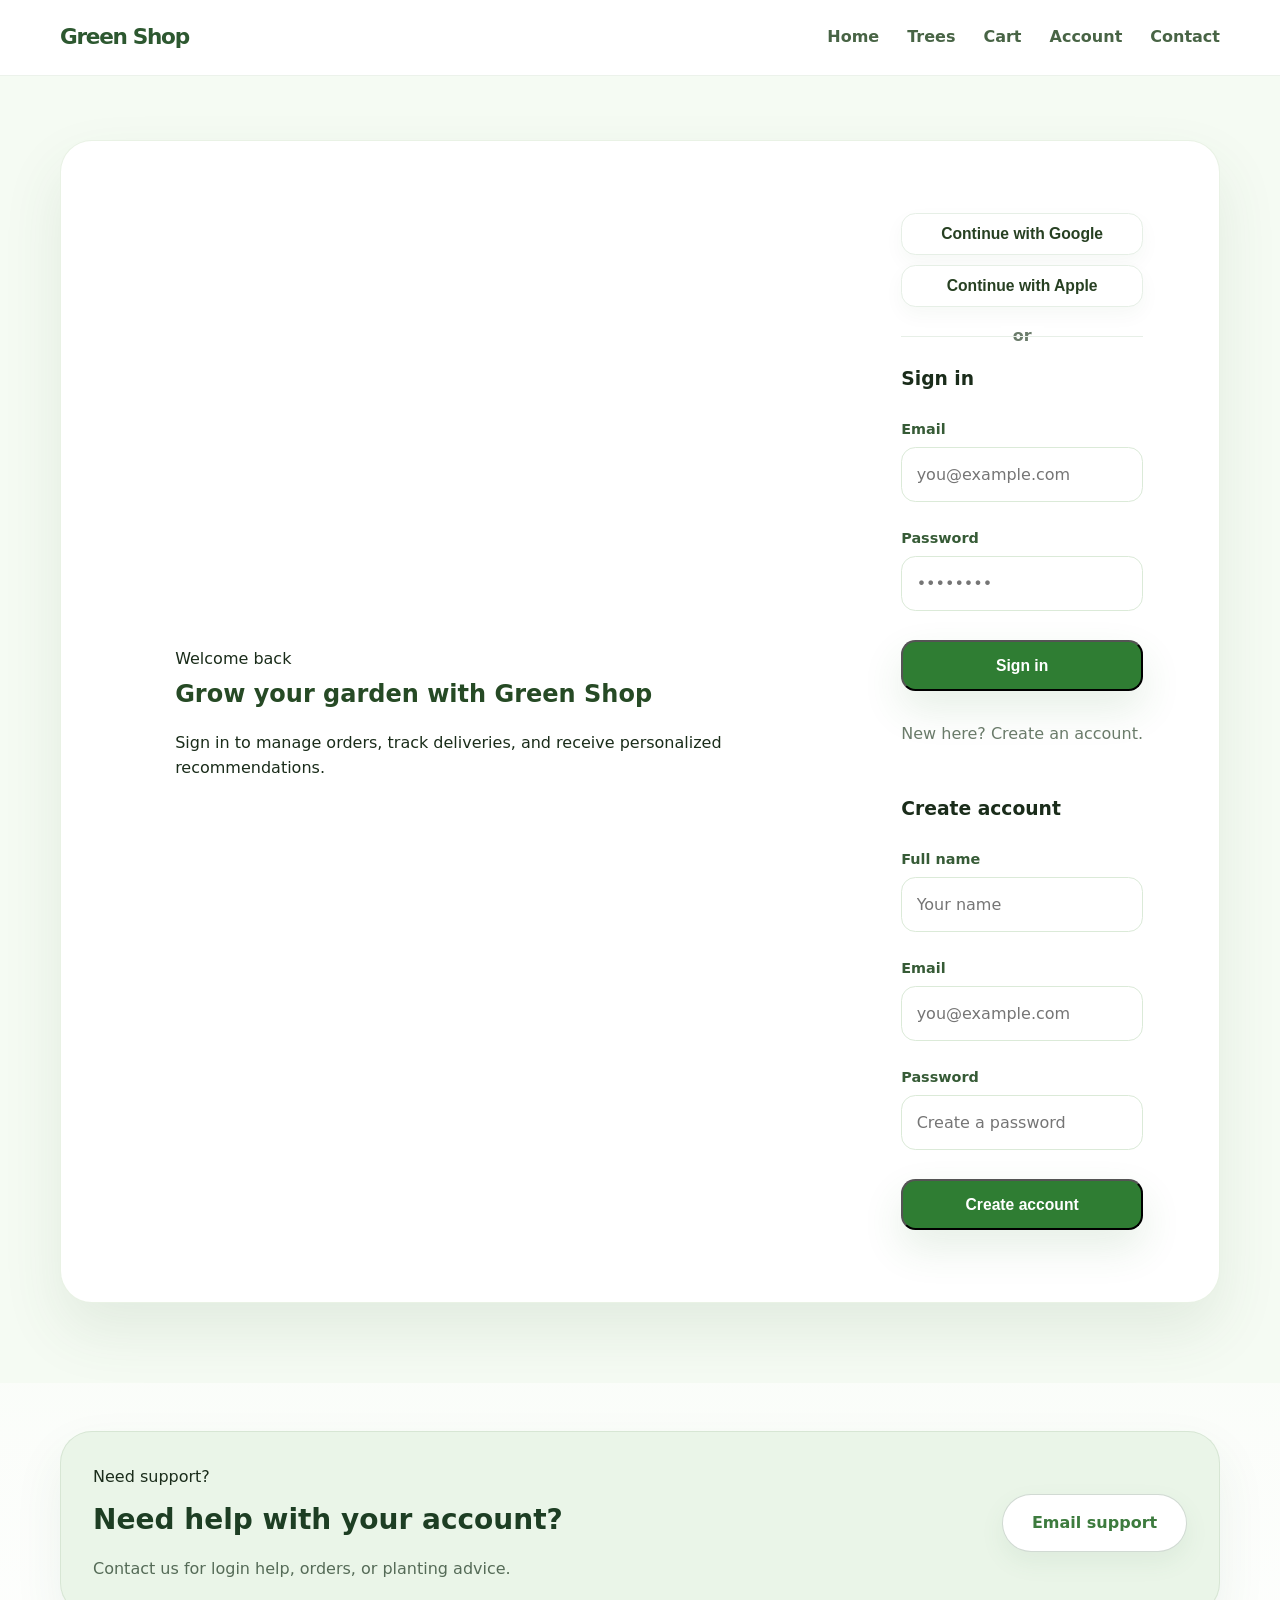
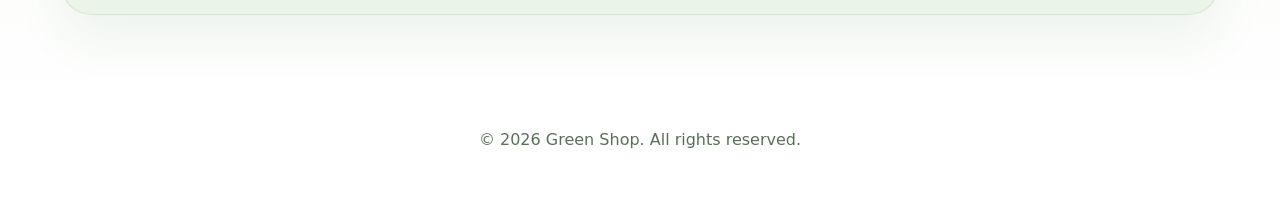
<file: account.html>
<!doctype html>
<html lang="en">
  <head>
    <meta charset="UTF-8" />
    <meta name="viewport" content="width=device-width, initial-scale=1.0" />
    <title>Account | Green Shop</title>
    <link rel="stylesheet" href="style.css" />
  </head>
  <body>
    <header class="site-header">
      <div class="container header-inner">
        <a href="index.html" class="logo">Green Shop</a>
        <nav class="nav">
          <a href="index.html">Home</a>
          <a href="tree.html">Trees</a>
          <a href="cart.html">Cart</a>
          <a href="account.html">Account</a>
          <a href="#contact">Contact</a>
        </nav>
      </div>
    </header>

    <main>
      <section class="auth section">
        <div class="container">
          <div class="auth-card split">
            <div class="auth-side auth-welcome">
              <div class="welcome-inner">
                <span class="eyebrow">Welcome back</span>
                <h2>Grow your garden with Green Shop</h2>
                <p>
                  Sign in to manage orders, track deliveries, and receive
                  personalized recommendations.
                </p>
              </div>
            </div>

            <div class="auth-side auth-form-side">
              <div class="form-wrapper">
                <div class="social-row">
                  <button class="button social google">
                    Continue with Google
                  </button>
                  <button class="button social apple">
                    Continue with Apple
                  </button>
                </div>

                <div class="divider"><span>or</span></div>

                <form
                  class="auth-form sign-in"
                  aria-labelledby="signin-heading"
                >
                  <h3 id="signin-heading">Sign in</h3>
                  <label class="field">
                    <span class="label">Email</span>
                    <input
                      id="email"
                      type="email"
                      placeholder="you@example.com"
                    />
                  </label>
                  <label class="field">
                    <span class="label">Password</span>
                    <input
                      id="password"
                      type="password"
                      placeholder="••••••••"
                    />
                  </label>
                  <button type="submit" class="button primary">Sign in</button>
                  <p class="form-note">
                    New here? <a href="#signup">Create an account</a>.
                  </p>
                </form>

                <form id="signup" class="auth-form sign-up" aria-hidden="true">
                  <h3>Create account</h3>
                  <label class="field">
                    <span class="label">Full name</span>
                    <input id="name" type="text" placeholder="Your name" />
                  </label>
                  <label class="field">
                    <span class="label">Email</span>
                    <input
                      id="new-email"
                      type="email"
                      placeholder="you@example.com"
                    />
                  </label>
                  <label class="field">
                    <span class="label">Password</span>
                    <input
                      id="new-password"
                      type="password"
                      placeholder="Create a password"
                    />
                  </label>
                  <button type="submit" class="button primary">
                    Create account
                  </button>
                </form>
              </div>
            </div>
          </div>
        </div>
      </section>

      <section id="contact" class="contact section">
        <div class="container contact-card">
          <div>
            <span class="eyebrow">Need support?</span>
            <h2>Need help with your account?</h2>
            <p>Contact us for login help, orders, or planting advice.</p>
          </div>
          <a
            href="mailto:hello@greenshop.example"
            class="button button-secondary"
            >Email support</a
          >
        </div>
      </section>
    </main>

    <footer class="site-footer">
      <div class="container footer-inner">
        <p>© 2026 Green Shop. All rights reserved.</p>
      </div>
    </footer>

    <script src="script.js"></script>
  </body>
</html>
</file>
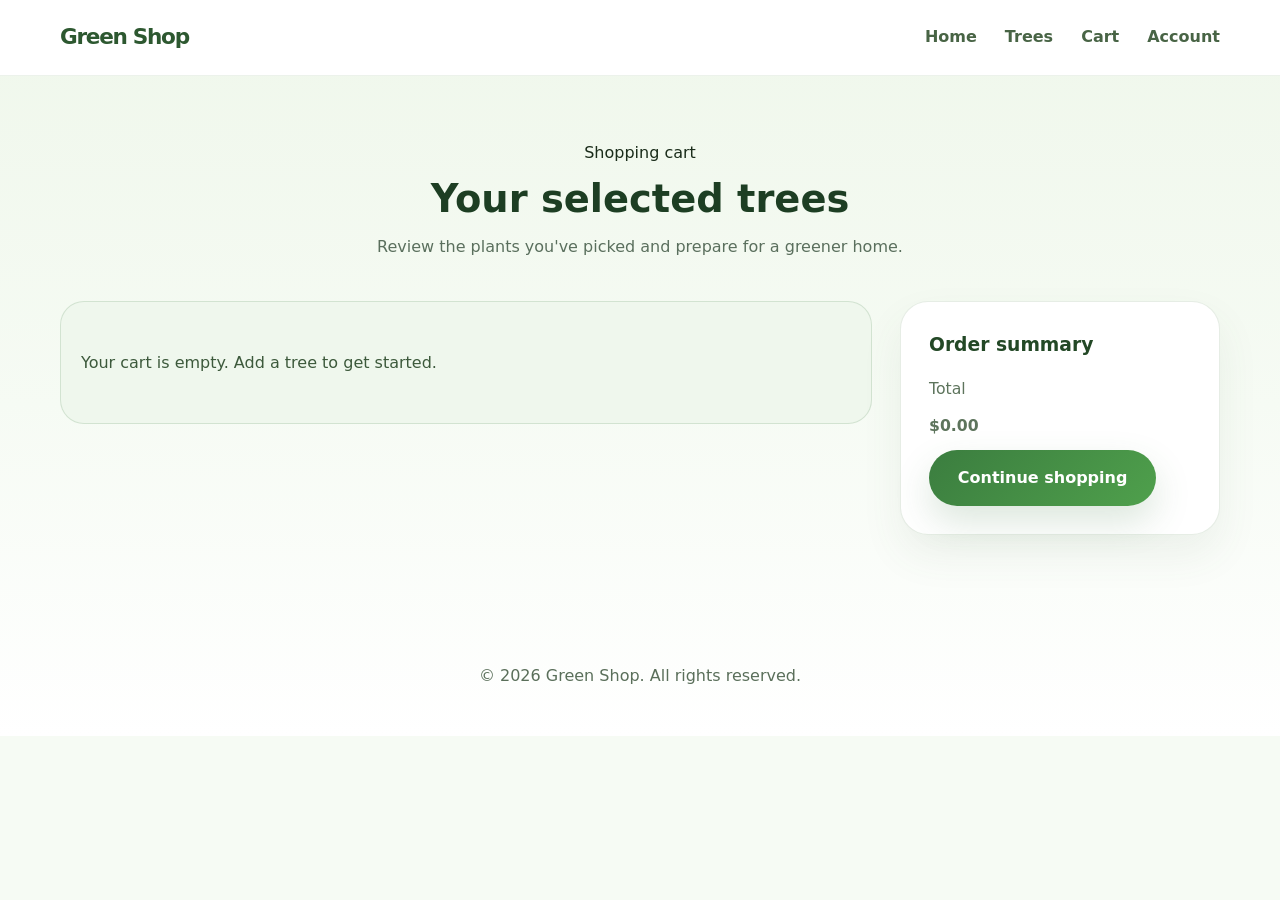
<file: cart.html>
<!doctype html>
<html lang="en">
  <head>
    <meta charset="UTF-8" />
    <meta name="viewport" content="width=device-width, initial-scale=1.0" />
    <title>Cart | Green Shop</title>
    <link rel="stylesheet" href="style.css" />
  </head>
  <body>
    <header class="site-header">
      <div class="container header-inner">
        <a href="index.html" class="logo">Green Shop</a>
        <nav class="nav">
          <a href="index.html">Home</a>
          <a href="tree.html">Trees</a>
          <a href="cart.html">Cart</a>
          <a href="account.html">Account</a>
        </nav>
      </div>
    </header>

    <main>
      <section class="section">
        <div class="container">
          <div class="section-header">
            <span class="eyebrow">Shopping cart</span>
            <h2>Your selected trees</h2>
            <p class="section-description">
              Review the plants you've picked and prepare for a greener home.
            </p>
          </div>

          <div class="cart-page">
            <div id="cartItems" class="cart-list"></div>
            <div class="cart-summary">
              <div class="summary-card">
                <h3>Order summary</h3>
                <p>Total</p>
                <p class="summary-total">$<span id="cartTotal">0.00</span></p>
                <a href="tree.html" class="button">Continue shopping</a>
              </div>
            </div>
          </div>
        </div>
      </section>
    </main>

    <footer class="site-footer">
      <div class="container footer-inner">
        <p>© 2026 Green Shop. All rights reserved.</p>
      </div>
    </footer>

    <script src="script.js"></script>
  </body>
</html>
</file>
<file: style.css>
:root {
  color-scheme: light;
  font-family:
    Inter,
    system-ui,
    -apple-system,
    BlinkMacSystemFont,
    "Segoe UI",
    sans-serif;
  background-color: #f6fbf4;
  color: #1a2c1a;
  font-size: 16px;
  line-height: 1.6;
}

* {
  box-sizing: border-box;
}

html,
body {
  margin: 0;
  min-height: 100%;
}

body {
  background: linear-gradient(180deg, #eff7eb 0%, #f6fbf4 55%, #ffffff 100%);
}

img {
  max-width: 100%;
}

a {
  color: inherit;
  text-decoration: none;
}

.container {
  width: min(1160px, calc(100% - 2rem));
  margin: 0 auto;
}

.site-header {
  position: sticky;
  top: 0;
  z-index: 10;
  backdrop-filter: blur(16px);
  background: rgba(255, 255, 255, 0.98);
  border-bottom: 1px solid rgba(96, 145, 95, 0.12);
}

.header-inner {
  display: flex;
  align-items: center;
  justify-content: space-between;
  gap: 1rem;
  padding: 1.25rem 0;
}

.logo {
  font-weight: 900;
  letter-spacing: -0.06em;
  font-size: 1.35rem;
  color: #2d5830;
}

.nav {
  display: flex;
  gap: 1.75rem;
  font-weight: 600;
  color: #486445;
}

.nav a {
  color: #486445;
  transition: color 0.25s ease;
}

.nav a:hover {
  color: #2f6e34;
}

.hero {
  padding: 5.5rem 0 4rem;
  background: linear-gradient(180deg, #ebf7ea 0%, #f6fbf4 45%, #ffffff 100%);
}

.hero-content {
  display: flex;
  flex-direction: column;
  align-items: center;
  text-align: center;
  gap: 1.5rem;
}

.hero-copy {
  max-width: 720px;
  margin: 0 auto;
}

.hero h1 {
  margin: 0;
  font-size: clamp(2.75rem, 5vw, 4.5rem);
  line-height: 1.02;
  color: #1d3e23;
}

.hero-subtitle {
  margin: 0;
  max-width: 34rem;
  margin-inline: auto;
  color: #435c44;
  font-size: 1.05rem;
  line-height: 1.75;
}

.hero-actions {
  margin-top: 1.75rem;
}

.hero-image {
  display: grid;
  grid-template-columns: repeat(3, minmax(0, 1fr));
  gap: 1rem;
  max-width: 920px;
  margin: 2rem auto 0;
  align-items: start;
}

.hero .tree-card {
  border-radius: 2rem;
  overflow: hidden;
  background: white;
  box-shadow: 0 25px 50px rgba(59, 102, 55, 0.12);
  border: 1px solid rgba(132, 177, 118, 0.16);
  display: flex;
  flex-direction: column;
}

.hero .tree-card img {
  width: 100%;
  height: 220px;
  object-fit: cover;
  display: block;
}

.hero .tree-card.small-card img {
  height: 220px;
}

.hero .tree-card span {
  display: block;
  padding: 1rem 1.25rem;
  font-weight: 700;
  color: #264b30;
  background: #f8fbf6;
}

.hero .hero-image .tree-card {
  max-width: 100%;
}

.hero .hero-image .tree-card.small-card {
  min-height: 0;
}

.hero .hero-image .tree-card.right-card {
  align-self: end;
}

.button {
  display: inline-flex;
  align-items: center;
  justify-content: center;
  padding: 0.95rem 1.8rem;
  border-radius: 999px;
  font-weight: 700;
  background: linear-gradient(135deg, #3b7d3f, #4fa04c);
  color: white;
  box-shadow: 0 16px 36px rgba(60, 122, 67, 0.18);
  transition:
    transform 0.25s ease,
    box-shadow 0.25s ease,
    background 0.25s ease;
}

.button:hover {
  transform: translateY(-2px);
  box-shadow: 0 20px 44px rgba(60, 122, 67, 0.25);
  background: linear-gradient(135deg, #3d8d47, #58b258);
}

.button-secondary {
  background: #ffffff;
  color: #3d7b3e;
  border: 1px solid rgba(71, 109, 79, 0.25);
  box-shadow: 0 10px 24px rgba(80, 132, 88, 0.08);
}

.section {
  padding: 4rem 0 5rem;
}

.section-header {
  display: grid;
  place-items: center;
  text-align: center;
  gap: 0.85rem;
  margin-bottom: 2.5rem;
}

.section-header h2 {
  margin: 0;
  font-size: clamp(2.1rem, 3vw, 3rem);
  line-height: 1.05;
  color: #1d3e23;
}

.section-description {
  margin: 0;
  max-width: 42rem;
  color: #5a6f5d;
  font-size: 1rem;
  line-height: 1.75;
}

.product-grid {
  display: grid;
  grid-template-columns: repeat(3, minmax(0, 1fr));
  gap: 1.75rem;
}

.product-card {
  background: white;
  border-radius: 2rem;
  overflow: hidden;
  box-shadow: 0 18px 50px rgba(75, 118, 78, 0.1);
  transition:
    transform 0.3s ease,
    box-shadow 0.3s ease;
  border: 1px solid rgba(128, 170, 118, 0.16);
}

.product-card:hover {
  transform: translateY(-6px);
  box-shadow: 0 28px 62px rgba(75, 118, 78, 0.16);
}

.product-link {
  display: block;
  overflow: hidden;
}

.product-image {
  width: 100%;
  height: 320px;
  object-fit: cover;
  transition: transform 0.5s ease;
}

.product-card:hover .product-image {
  transform: scale(1.08);
}

.product-details {
  padding: 1.5rem 1.5rem 2rem;
  display: flex;
  align-items: center;
  justify-content: space-between;
  gap: 1rem;
}

.cart-toast {
  position: fixed;
  left: 50%;
  bottom: 1.5rem;
  transform: translateX(-50%);
  background: rgba(47, 91, 38, 0.95);
  color: white;
  padding: 0.95rem 1.25rem;
  border-radius: 999px;
  box-shadow: 0 14px 38px rgba(18, 44, 20, 0.22);
  opacity: 0;
  pointer-events: none;
  transition:
    opacity 0.25s ease,
    transform 0.25s ease;
  z-index: 1000;
}

.cart-toast.visible {
  opacity: 1;
  transform: translateX(-50%) translateY(-10px);
}

.cart-page {
  display: grid;
  grid-template-columns: 1fr 320px;
  gap: 1.75rem;
  align-items: start;
}

.cart-list {
  display: grid;
  gap: 1rem;
}

.cart-item {
  display: grid;
  grid-template-columns: 96px 1fr;
  gap: 1rem;
  padding: 1rem 1.25rem;
  border-radius: 1.5rem;
  background: #f7fbf5;
  border: 1px solid rgba(111, 150, 103, 0.18);
}

.cart-item-image img {
  width: 100%;
  height: 100%;
  object-fit: cover;
  border-radius: 1.25rem;
}

.cart-item-info h3 {
  margin: 0 0 0.5rem;
  font-size: 1rem;
  color: #24602f;
}

.cart-item-info .price {
  margin: 0;
  color: #4a6e4a;
  font-weight: 700;
}

.cart-summary {
  display: flex;
  justify-content: flex-end;
}

.summary-card {
  width: 100%;
  padding: 1.75rem;
  border-radius: 1.75rem;
  background: white;
  border: 1px solid rgba(118, 156, 112, 0.18);
  box-shadow: 0 20px 42px rgba(72, 103, 71, 0.08);
}

.summary-card h3 {
  margin: 0 0 1rem;
  color: #234826;
}

.summary-card p {
  margin: 0.75rem 0;
  font-size: 0.98rem;
  color: #5d745c;
}

.summary-total {
  margin: 0.5rem 0 1.5rem;
  font-size: 2rem;
  font-weight: 800;
  color: #1f3e24;
}

.cart-empty {
  padding: 2rem 1.25rem;
  border-radius: 1.5rem;
  background: #eff7ed;
  border: 1px solid rgba(98, 146, 97, 0.2);
  color: #3c593b;
}

@media (max-width: 960px) {
  .cart-page {
    grid-template-columns: 1fr;
  }
}

.product-details h3 {
  margin: 0;
  font-size: 1.05rem;
  color: #25422f;
}

.price {
  margin: 0;
  font-size: 1rem;
  font-weight: 700;
  color: #3f6d3f;
}

.contact-card {
  display: grid;
  grid-template-columns: 1fr auto;
  align-items: center;
  gap: 1.5rem;
  padding: 2rem;
  background: rgba(255, 255, 255, 0.9);
  border-radius: 1.5rem;
  border: 1px solid rgba(112, 148, 104, 0.16);
  box-shadow: 0 18px 40px rgba(69, 104, 71, 0.08);
}

.contact-card h2 {
  margin: 0.5rem 0 0;
  font-size: clamp(1.75rem, 2vw, 2.25rem);
  color: #1d3e23;
}

.contact-card p {
  margin: 0.85rem 0 0;
  color: #556b57;
}

@media (max-width: 960px) {
  .product-grid {
    grid-template-columns: repeat(2, minmax(0, 1fr));
  }

  .hero {
    padding: 4.5rem 0 3rem;
  }
}

@media (max-width: 680px) {
  .header-inner {
    flex-direction: column;
    align-items: flex-start;
  }

  .nav {
    flex-wrap: wrap;
    gap: 0.9rem;
  }

  .hero {
    padding: 4rem 0 2.5rem;
  }

  .hero h1 {
    font-size: clamp(2.25rem, 8vw, 3.25rem);
  }

  .product-grid {
    grid-template-columns: 1fr;
  }

  .product-details {
    flex-direction: column;
    align-items: flex-start;
  }

  .contact-card {
    grid-template-columns: 1fr;
  }
}

.auth.section {
  background: #f5fbf3;
}

.auth-card {
  display: grid;
  grid-template-columns: 1fr auto;
  gap: 2rem;
  align-items: center;
  padding: 2rem 2.25rem;
  border-radius: 2rem;
  background: white;
  box-shadow: 0 28px 60px rgba(54, 98, 60, 0.1);
  border: 1px solid rgba(145, 190, 127, 0.2);
}

.auth-card.split .auth-side {
  padding: 2.25rem;
  background: white;
}

.auth-welcome {
  background: linear-gradient(180deg, #eef7ea 0%, #ffffff 100%);
  display: flex;
  align-items: center;
  justify-content: center;
}

.welcome-inner {
  max-width: 36rem;
}

.welcome-inner h2 {
  margin: 0.25rem 0 0.75rem;
  color: #264a25;
}

.welcome-ill {
  width: 100%;
  max-width: 300px;
  margin-top: 1.25rem;
  opacity: 0.9;
}

.auth-form-side {
  display: flex;
  align-items: center;
  justify-content: center;
  background: #ffffff;
}

.auth-intro h2 {
  margin: 0.65rem 0 0.85rem;
  font-size: clamp(1.9rem, 2.5vw, 2.75rem);
  line-height: 1.1;
  color: #1f3e26;
}

.auth-intro p {
  margin: 0;
  max-width: 42rem;
  color: #556d59;
  font-size: 1rem;
  line-height: 1.8;
}

.auth-action {
  display: flex;
  align-items: center;
}

.auth-card .button {
  padding: 0.95rem 1.5rem;
  min-width: 210px;
  font-size: 0.98rem;
}

.auth-card .button:hover {
  transform: translateY(-1px);
}

.form-wrapper {
  width: 100%;
  max-width: 360px;
}

.auth-card {
  background: white;
}

.auth-card.split .auth-side {
  padding: 2.5rem;
}

.auth-form {
  display: grid;
  gap: 1rem;
}

.auth-form.sign-up {
  margin-top: 2rem;
}

.social-row {
  display: grid;
  gap: 0.6rem;
}

.button.social {
  background: #fff;
  color: #274022;
  border: 1px solid #e6efe6;
  box-shadow: 0 8px 20px rgba(30, 80, 30, 0.04);
  padding: 0.7rem 0.9rem;
  border-radius: 0.9rem;
  font-weight: 700;
}

.button.social.google {
}
.button.social.apple {
}

.divider {
  text-align: center;
  margin: 1rem 0;
  position: relative;
}

.divider span {
  background: white;
  padding: 0 0.75rem;
  color: #6a7b6a;
  font-weight: 700;
}

.divider:before {
  content: "";
  display: block;
  height: 1px;
  background: #e7efe7;
  position: absolute;
  left: 0;
  right: 0;
  top: 50%;
}

.auth-form h3 {
  margin: 0 0 0.5rem;
}

.field {
  display: grid;
  gap: 0.35rem;
  margin-bottom: 0.6rem;
}

.field .label {
  font-weight: 700;
  color: #365b36;
  font-size: 0.9rem;
}

.field input {
  padding: 0.85rem 0.9rem;
  border-radius: 0.9rem;
  border: 1px solid #dbead8;
  font: inherit;
}

.field input:focus {
  outline: 2px solid rgba(59, 125, 63, 0.16);
  outline-offset: 2px;
}

.form-actions {
  display: flex;
  align-items: center;
  justify-content: space-between;
  margin-bottom: 0.75rem;
}

.remember {
  font-weight: 600;
  color: #4a5f4a;
}

.forgot {
  color: #2e6b2e;
  font-weight: 700;
}

.button.primary {
  width: 100%;
  padding: 0.9rem 1rem;
  border-radius: 0.9rem;
  background: #2f7d33;
  color: #fff;
  font-weight: 800;
  box-shadow: 0 18px 40px rgba(47, 125, 51, 0.12);
  margin-top: 0.25rem;
}

.form-note {
  margin-top: 0.85rem;
  color: #6a7b6a;
}

.grid {
  display: grid;
  grid-template-columns: repeat(3, minmax(0, 1fr));
  gap: 1.5rem;
  margin-top: 2rem;
}

.product-card {
  background: white;
  border-radius: 1.5rem;
  padding: 1.75rem;
  box-shadow: 0 18px 40px rgba(20, 76, 27, 0.07);
}

.product-image {
  width: 100%;
  height: 180px;
  border-radius: 1.2rem;
  margin-bottom: 1.25rem;
  display: block;
  object-fit: cover;
  background: #e8f0e4;
}

.product-card .button {
  justify-content: center;
  margin-top: 1rem;
}

.button-buy {
  background: #3b7d3f;
  color: white;
  border: none;
  padding: 0.85rem 1.25rem;
  border-radius: 0.9rem;
  font-size: 1rem;
  width: auto;
}

.button-buy:hover {
  background: #2f6b31;
}

.button-buy:focus {
  outline: 2px solid rgba(255, 255, 255, 0.8);
  outline-offset: 3px;
}

.image-viewer-overlay {
  position: fixed;
  inset: 0;
  background: rgba(8, 15, 10, 0.8);
  display: none;
  place-items: center;
  z-index: 999;
  padding: 1.5rem;
}

.image-viewer-overlay.active {
  display: grid;
}

.image-viewer-dialog {
  width: min(100%, 940px);
  max-height: 92vh;
  background: #ffffff;
  border-radius: 1.5rem;
  overflow: hidden;
  position: relative;
  box-shadow: 0 32px 80px rgba(0, 0, 0, 0.24);
}

.image-viewer-img {
  width: 100%;
  max-height: calc(92vh - 5rem);
  object-fit: contain;
  background: #111;
  display: block;
}

.image-viewer-caption {
  padding: 1rem 1.25rem 1.5rem;
  color: #2a3d23;
  font-weight: 700;
  text-align: center;
}

.image-viewer-close {
  position: absolute;
  top: 1rem;
  right: 1rem;
  background: #f8faf7;
  border: 1px solid rgba(74, 95, 74, 0.18);
  color: #263b24;
  padding: 0.8rem 1rem;
  border-radius: 999px;
  cursor: pointer;
  font-weight: 700;
}

.image-viewer-close:hover {
  background: #ffffff;
}

.product-image.fruit {
  background: #f7f0e3;
}

.product-image.shade {
  background: #e9f3e7;
}

.product-image.bonsai {
  background: #f4efe7;
}

.product-card h3 {
  margin: 0 0 0.75rem;
}

.product-card p {
  margin: 0;
  color: #4a5c4a;
}

.about-grid {
  display: grid;
  grid-template-columns: 1.2fr 0.8fr;
  gap: 2rem;
  align-items: start;
}

.about p {
  margin: 1.5rem 0;
  color: #3d503d;
}

.about ul {
  list-style: none;
  padding: 0;
  margin: 0;
  display: grid;
  gap: 0.75rem;
}

.about li {
  background: #eef7ea;
  padding: 0.85rem 1rem;
  border-radius: 1rem;
  color: #375f38;
  font-weight: 600;
}

.about-image {
  display: grid;
  gap: 1rem;
}

.feature-block {
  padding: 1.5rem;
  border-radius: 1.5rem;
  background: #ffffff;
  box-shadow: 0 18px 40px rgba(29, 81, 31, 0.06);
}

.feature-block h4 {
  margin: 0 0 0.75rem;
}

.section.contact {
  padding: 3rem 0 4rem;
}

.contact-card {
  display: flex;
  flex-wrap: wrap;
  align-items: center;
  justify-content: space-between;
  gap: 1.5rem;
  padding: 2rem;
  border-radius: 2rem;
  background: #eaf5e8;
  box-shadow: 0 22px 50px rgba(54, 99, 58, 0.08);
}

.site-footer {
  padding: 2rem 0;
}

.footer-inner {
  display: flex;
  align-items: center;
  justify-content: center;
  color: #5a6f5a;
}

@media (max-width: 900px) {
  .hero-content,
  .about-grid {
    grid-template-columns: 1fr;
  }

  .hero-image {
    grid-template-columns: 1fr 1fr;
    margin-top: 1.5rem;
  }

  .hero .tree-card img {
    height: 220px;
  }

  .grid {
    grid-template-columns: 1fr;
  }
}

@media (max-width: 700px) {
  .hero-image {
    grid-template-columns: 1fr;
  }

  .hero {
    padding: 3rem 0 2rem;
  }

  .hero .tree-card img {
    height: 200px;
  }
}

@media (max-width: 700px) {
  .hero-image {
    grid-template-columns: 1fr;
  }

  .hero {
    padding: 3rem 0 2rem;
  }
}

@media (max-width: 600px) {
  .header-inner {
    flex-direction: column;
    align-items: flex-start;
  }

  .nav {
    flex-wrap: wrap;
  }

  .hero {
    padding-top: 3rem;
  }

  .hero-image {
    grid-template-columns: 1fr;
  }
  .auth-card {
    grid-template-columns: 1fr;
    padding: 1.75rem 1.25rem;
  }

  .auth-action {
    justify-content: flex-start;
  }
}

/* Auth-specific responsive tweaks */
@media (max-width: 900px) {
  .auth-card {
    grid-template-columns: 1fr;
    border-radius: 1rem;
  }

  .auth-card.split .auth-side {
    padding: 1.25rem;
  }

  .welcome-inner {
    max-width: 30rem;
  }

  .form-wrapper {
    max-width: 100%;
    width: 100%;
  }

  .social-row {
    grid-template-columns: 1fr 1fr;
  }

  .welcome-ill {
    max-width: 220px;
    margin: 1rem auto 0;
    display: block;
  }
}

@media (max-width: 520px) {
  .auth-card {
    grid-template-columns: 1fr;
    box-shadow: none;
  }

  .auth-welcome {
    display: none;
  }

  .auth-form-side {
    padding: 1rem;
  }

  .social-row {
    grid-template-columns: 1fr;
    gap: 0.5rem;
  }

  .button.social {
    padding: 0.65rem;
    font-size: 0.95rem;
  }

  .field input {
    font-size: 0.95rem;
  }

  .divider span {
    padding: 0 0.5rem;
  }
}
</file>
